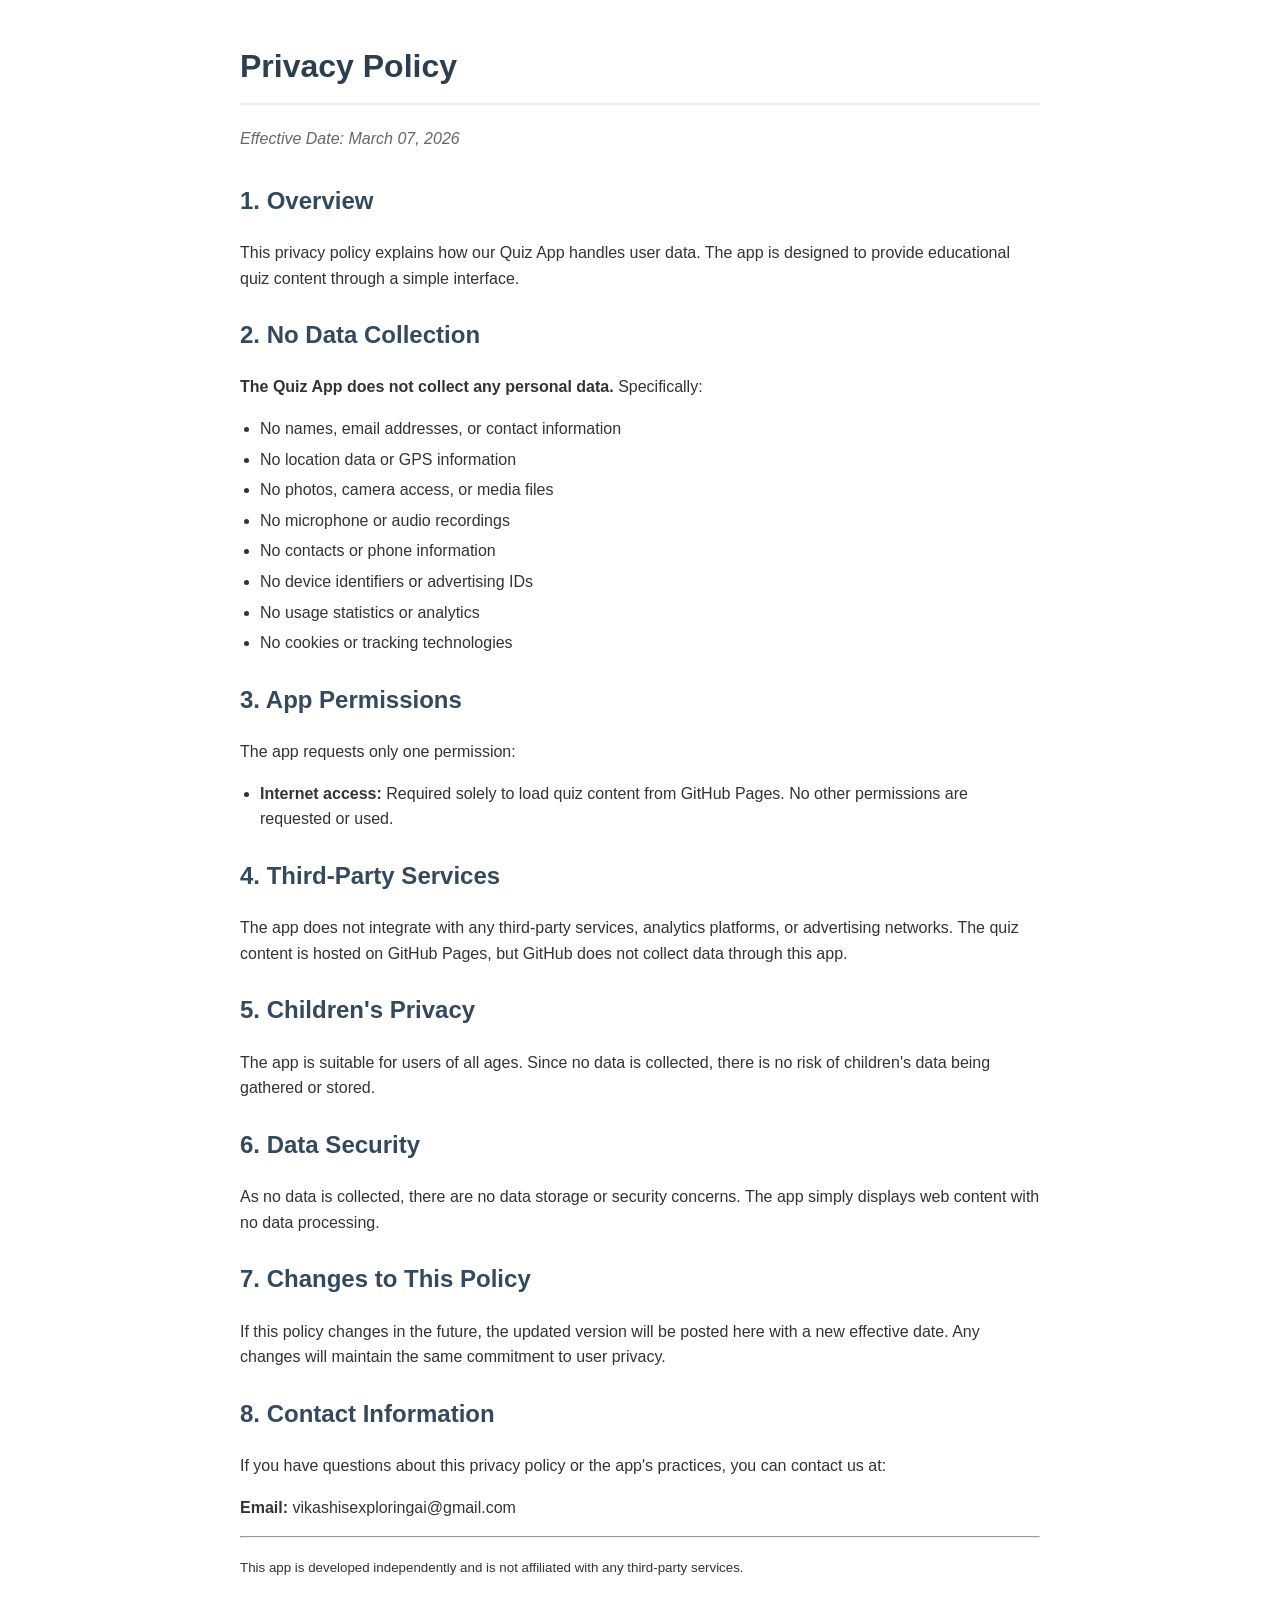
<file: privacy-policy.html>
<!DOCTYPE html>
<html>
<head>
    <meta charset="UTF-8">
    <meta name="viewport" content="width=device-width, initial-scale=1.0">
    <title>Privacy Policy - Quiz App</title>
    <style>
        body {
            font-family: Arial, sans-serif;
            line-height: 1.6;
            max-width: 800px;
            margin: 0 auto;
            padding: 20px;
            color: #333;
        }
        h1 {
            color: #2c3e50;
            border-bottom: 2px solid #eee;
            padding-bottom: 10px;
        }
        h2 {
            color: #34495e;
            margin-top: 25px;
        }
        .effective-date {
            color: #666;
            font-style: italic;
            margin-bottom: 30px;
        }
        ul {
            padding-left: 20px;
        }
        li {
            margin-bottom: 5px;
        }
    </style>
</head>
<body>
    <h1>Privacy Policy</h1>
    <div class="effective-date">Effective Date: March 07, 2026</div>

    <h2>1. Overview</h2>
    <p>This privacy policy explains how our Quiz App handles user data. The app is designed to provide educational quiz content through a simple interface.</p>

    <h2>2. No Data Collection</h2>
    <p><strong>The Quiz App does not collect any personal data.</strong> Specifically:</p>
    <ul>
        <li>No names, email addresses, or contact information</li>
        <li>No location data or GPS information</li>
        <li>No photos, camera access, or media files</li>
        <li>No microphone or audio recordings</li>
        <li>No contacts or phone information</li>
        <li>No device identifiers or advertising IDs</li>
        <li>No usage statistics or analytics</li>
        <li>No cookies or tracking technologies</li>
    </ul>

    <h2>3. App Permissions</h2>
    <p>The app requests only one permission:</p>
    <ul>
        <li><strong>Internet access:</strong> Required solely to load quiz content from GitHub Pages. No other permissions are requested or used.</li>
    </ul>

    <h2>4. Third-Party Services</h2>
    <p>The app does not integrate with any third-party services, analytics platforms, or advertising networks. The quiz content is hosted on GitHub Pages, but GitHub does not collect data through this app.</p>

    <h2>5. Children's Privacy</h2>
    <p>The app is suitable for users of all ages. Since no data is collected, there is no risk of children's data being gathered or stored.</p>

    <h2>6. Data Security</h2>
    <p>As no data is collected, there are no data storage or security concerns. The app simply displays web content with no data processing.</p>

    <h2>7. Changes to This Policy</h2>
    <p>If this policy changes in the future, the updated version will be posted here with a new effective date. Any changes will maintain the same commitment to user privacy.</p>

    <h2>8. Contact Information</h2>
    <p>If you have questions about this privacy policy or the app's practices, you can contact us at:</p>
    <p><strong>Email:</strong> vikashisexploringai@gmail.com</p>

    <hr>
    <p><small>This app is developed independently and is not affiliated with any third-party services.</small></p>
</body>
</html>
</file>
